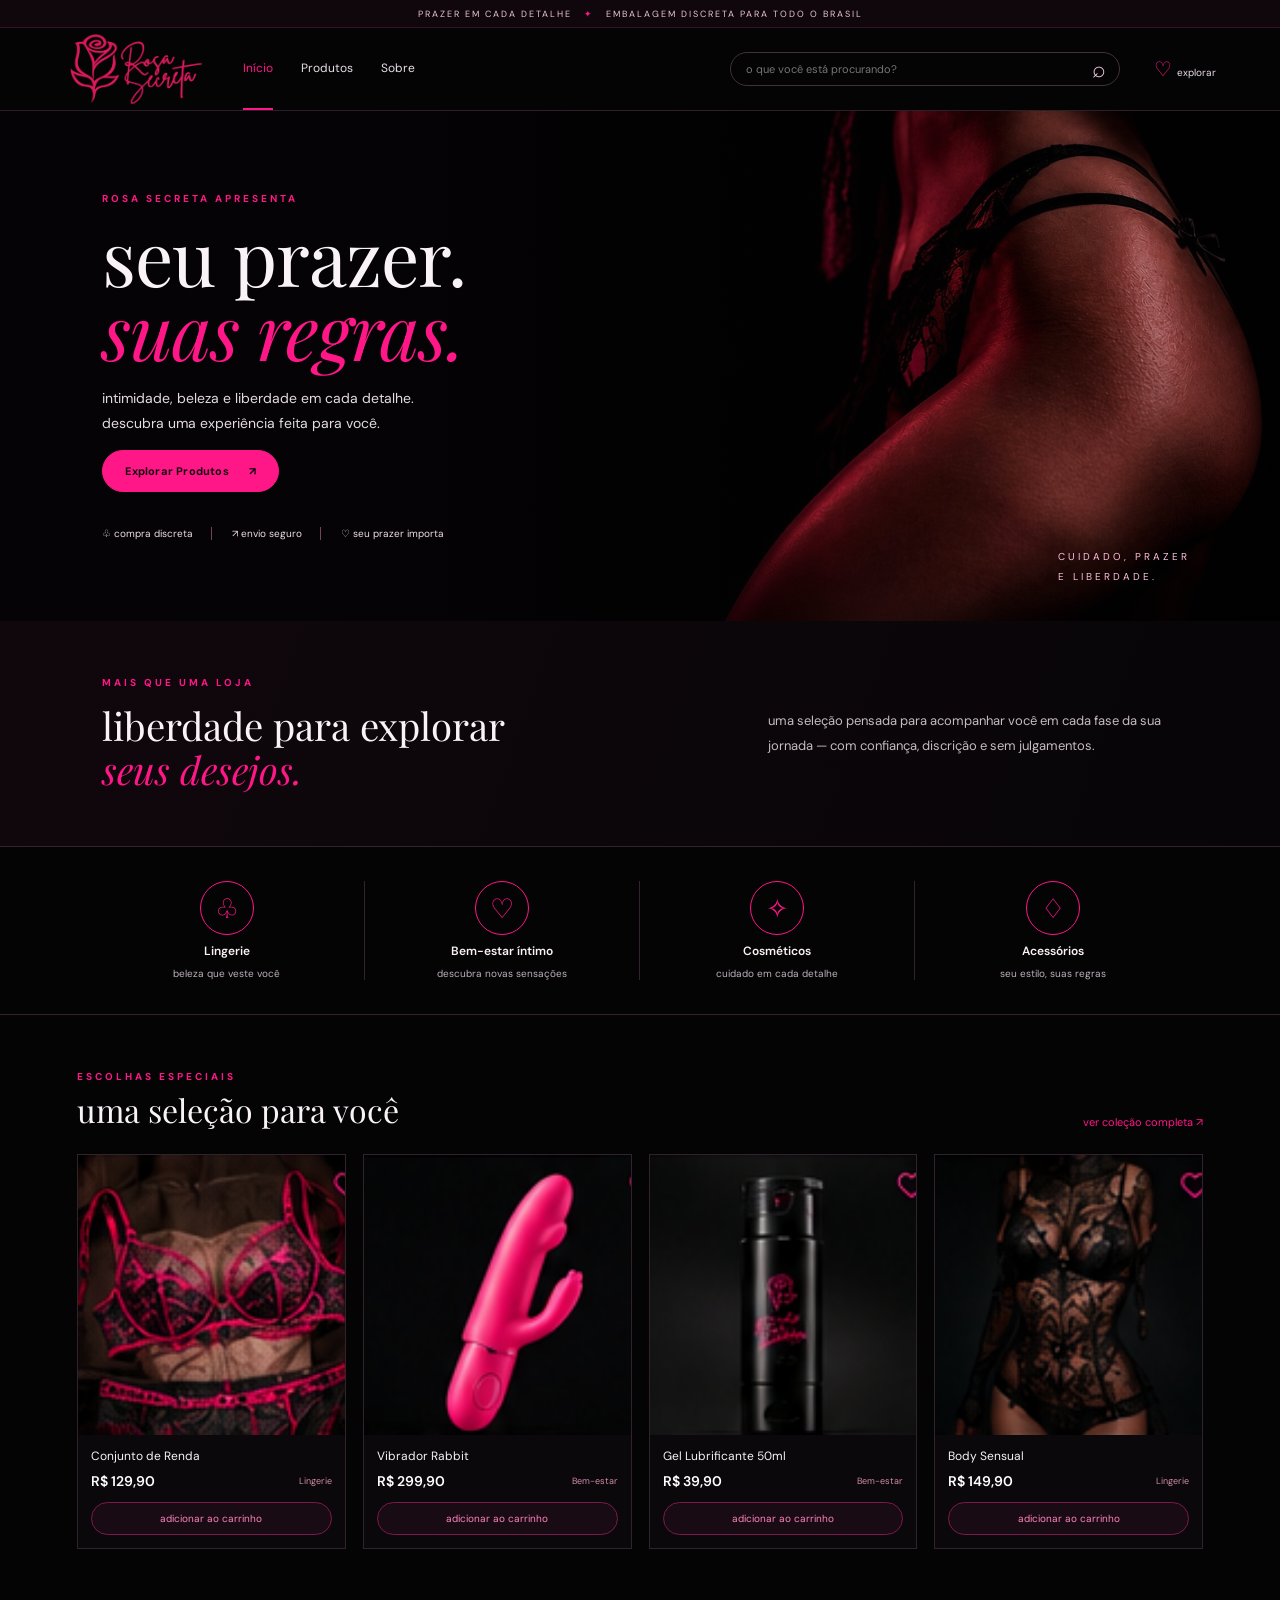
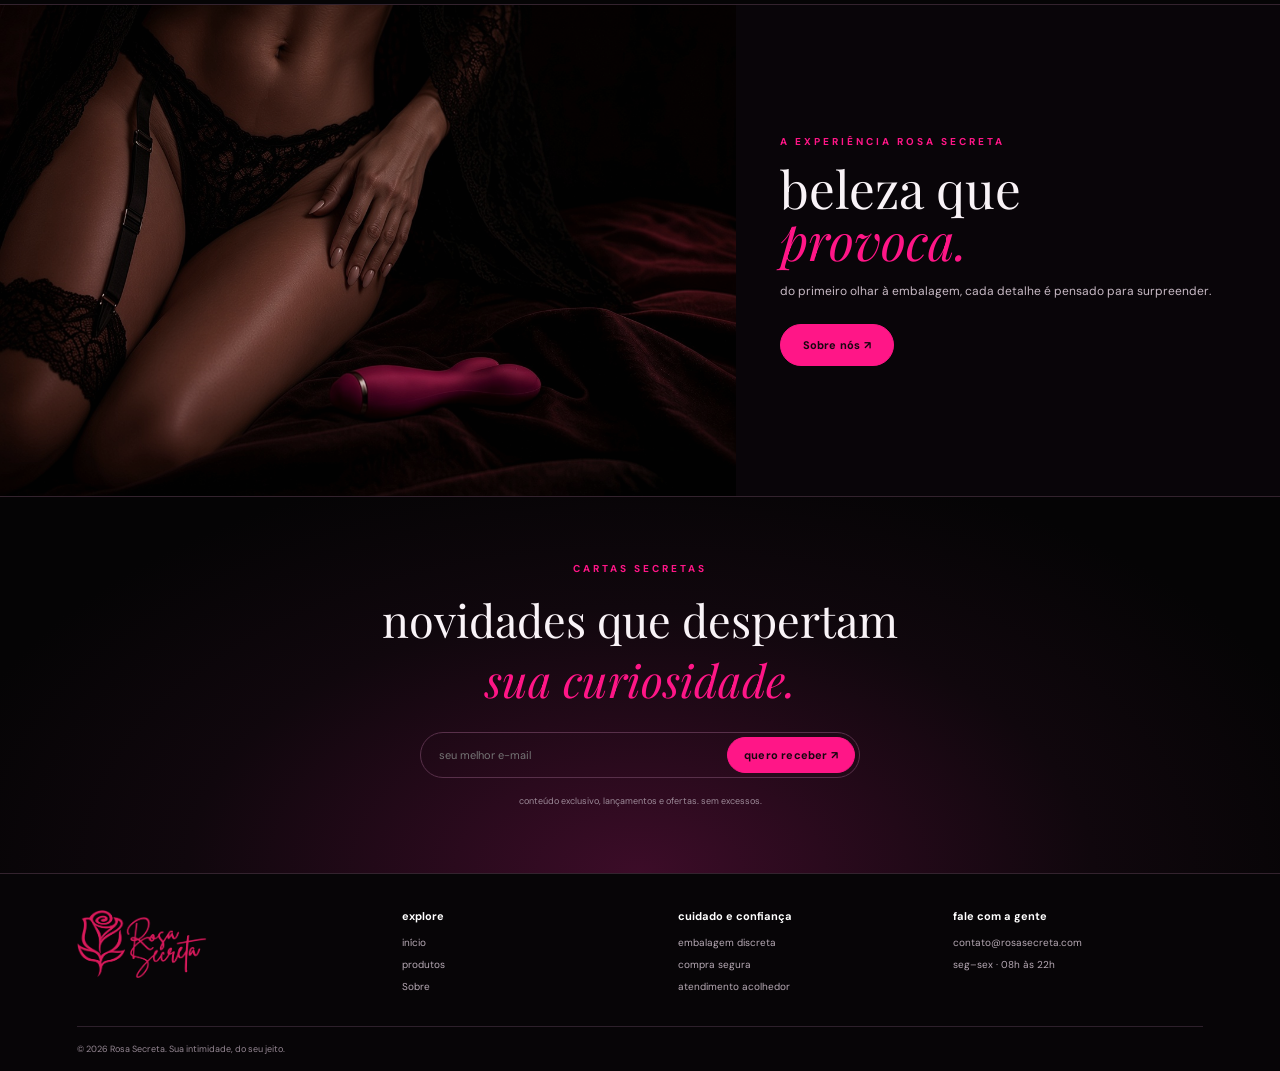
<file: index.html>
<!doctype html>
<html lang="pt-BR">
<head>
<meta charset="utf-8"><meta name="viewport" content="width=device-width,initial-scale=1">
<meta name="theme-color" content="#050305"><meta name="description" content="Rosa Secreta: lingerie, bem-estar íntimo e acessórios com elegância, privacidade e liberdade.">
<title>Rosa Secreta — desejo em cada detalhe</title><link rel="stylesheet" href="styles.css">
</head>
<body>
<div class="topline">prazer em cada detalhe <span>✦</span> embalagem discreta para todo o brasil</div>
<header class="header">
<a class="logo" href="index.html"><img src="assets/logo.png" alt="Rosa Secreta"></a>
<button class="menu-toggle" aria-label="Abrir menu">☰</button>
<nav class="nav"><a class="current" href="index.html">Início</a><a href="produtos.html">Produtos</a><a href="sobre.html">Sobre</a></nav>
<form class="search" action="produtos.html"><input name="q" placeholder="o que você está procurando?" aria-label="Buscar produtos"><button aria-label="Buscar">⌕</button></form>
<a class="header-cart" href="produtos.html#catalogo">♡ <span>explorar</span></a>
</header>
<main>
<section class="hero">
<div class="hero-content"><p class="eyebrow">rosa secreta apresenta</p><h1>seu prazer.<br><em>suas regras.</em></h1><p>intimidade, beleza e liberdade em cada detalhe.<br>descubra uma experiência feita para você.</p><a class="button" href="produtos.html">Explorar Produtos <span>↗</span></a><div class="hero-perks"><span>♧ compra discreta</span><span>↗ envio seguro</span><span>♡ seu prazer importa</span></div></div>
<div class="hero-note">CUIDADO, PRAZER<br>E LIBERDADE.</div>
</section>
<section class="manifesto"><div><p class="eyebrow">mais que uma loja</p><h2>liberdade para explorar<br><em>seus desejos.</em></h2></div><p>uma seleção pensada para acompanhar você em cada fase da sua jornada — com confiança, discrição e sem julgamentos.</p></section>
<section class="categories"><a href="produtos.html#catalogo"><span>♧</span><b>Lingerie</b><small>beleza que veste você</small></a><a href="produtos.html#catalogo"><span>♡</span><b>Bem-estar íntimo</b><small>descubra novas sensações</small></a><a href="produtos.html#catalogo"><span>✧</span><b>Cosméticos</b><small>cuidado em cada detalhe</small></a><a href="produtos.html#catalogo"><span>♢</span><b>Acessórios</b><small>seu estilo, suas regras</small></a></section>
<section class="featured"><div class="section-title"><div><p class="eyebrow">escolhas especiais</p><h2>uma seleção para você</h2></div><a class="text-link" href="produtos.html">ver coleção completa ↗</a></div><div class="product-grid" id="home-products"></div></section>
<section class="campaign"><img src="assets/campanha-produtos.png" alt="Campanha visual Rosa Secreta"><div class="campaign-copy"><p class="eyebrow">a experiência rosa secreta</p><h2>beleza que<br><em>provoca.</em></h2><p>do primeiro olhar à embalagem, cada detalhe é pensado para surpreender.</p><a class="button" href="sobre.html">Sobre nós ↗</a></div></section>
<section class="newsletter"><p class="eyebrow">cartas secretas</p><h2>novidades que despertam<br><em>sua curiosidade.</em></h2><form class="subscribe"><input type="email" placeholder="seu melhor e-mail" required><button class="button">quero receber ↗</button></form><small>conteúdo exclusivo, lançamentos e ofertas. sem excessos.</small></section>
</main>
<footer><a class="footer-logo" href="index.html"><img src="assets/logo.png" alt="Rosa Secreta"></a><div><b>explore</b><a href="index.html">início</a><a href="produtos.html">produtos</a><a href="sobre.html">Sobre</a></div><div><b>cuidado e confiança</b><span>embalagem discreta</span><span>compra segura</span><span>atendimento acolhedor</span></div><div><b>fale com a gente</b><a href="mailto:contato@rosasecreta.com">contato@rosasecreta.com</a><span>seg–sex · 08h às 22h</span></div><div class="copyright">© 2026 Rosa Secreta. Sua intimidade, do seu jeito.</div></footer>
<script src="script.js"></script>
</body></html>
</file>
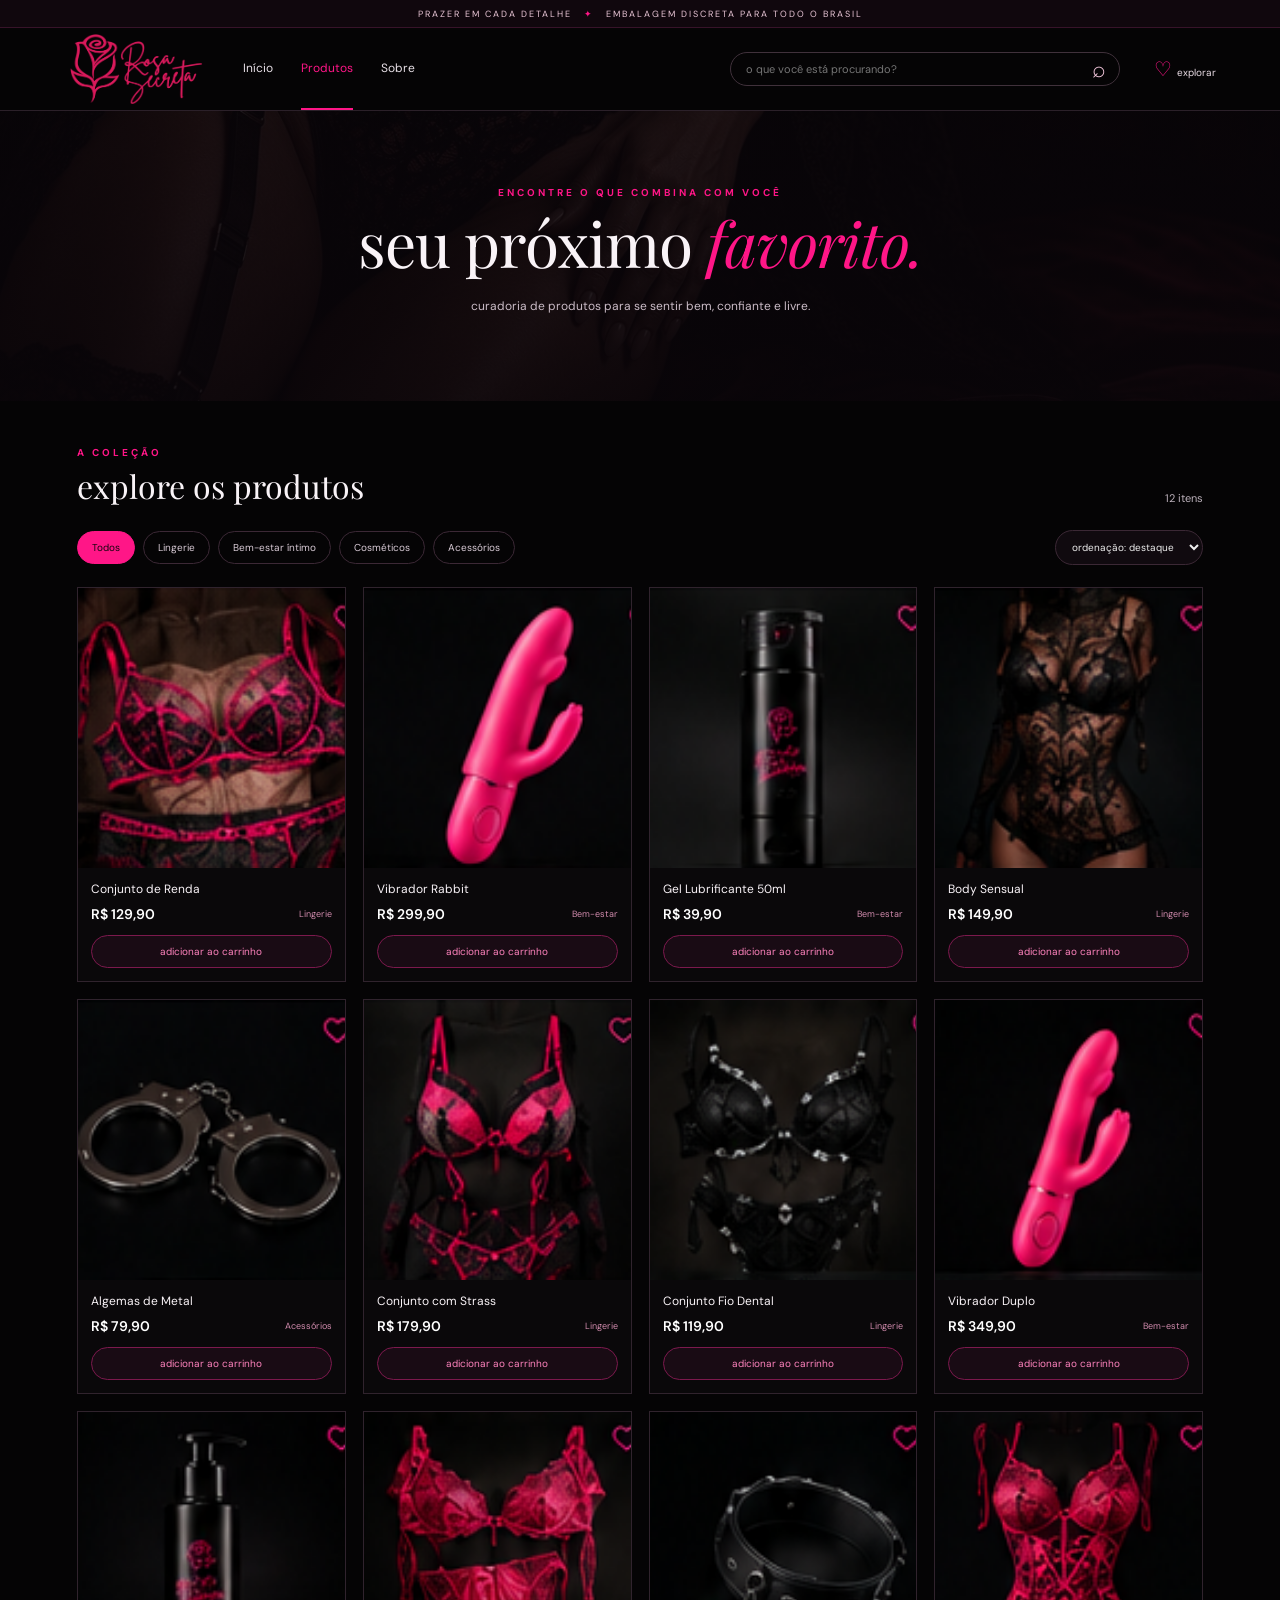
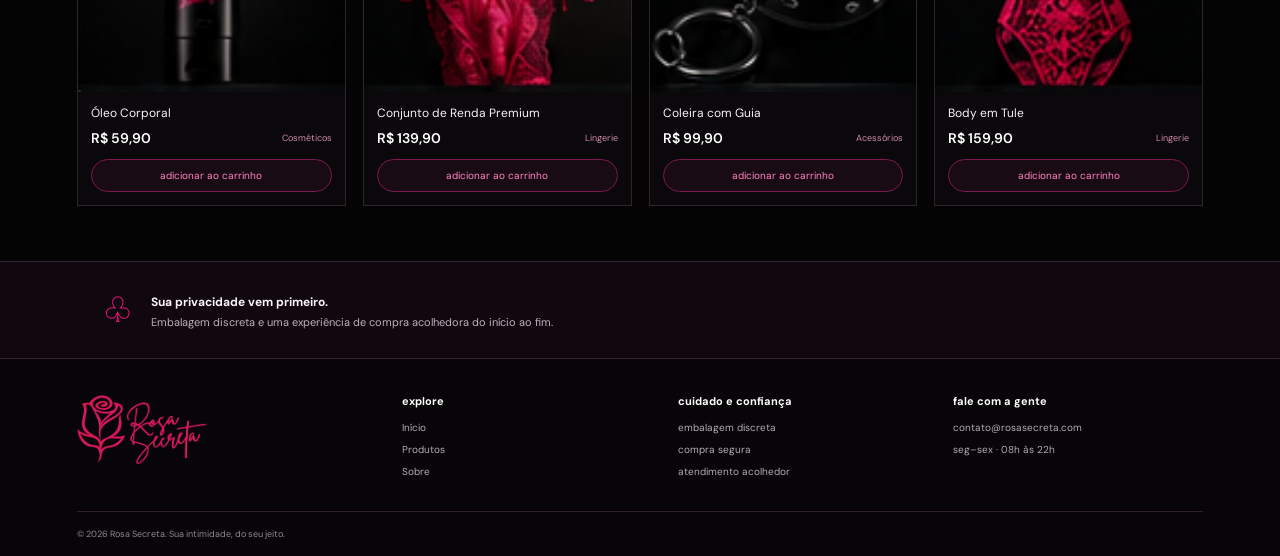
<file: produtos.html>
<!doctype html>
<html lang="pt-BR"><head><meta charset="utf-8"><meta name="viewport" content="width=device-width,initial-scale=1"><meta name="theme-color" content="#050305"><title>Produtos — Rosa Secreta</title><link rel="stylesheet" href="styles.css"></head>
<body><div class="topline">prazer em cada detalhe <span>✦</span> embalagem discreta para todo o brasil</div>
<header class="header"><a class="logo" href="index.html"><img src="assets/logo.png" alt="Rosa Secreta"></a><button class="menu-toggle" aria-label="Abrir menu">☰</button><nav class="nav"><a href="index.html">Início</a><a class="current" href="produtos.html">Produtos</a><a href="sobre.html">Sobre</a></nav><form class="search" action="produtos.html"><input name="q" placeholder="o que você está procurando?" aria-label="Buscar produtos"><button aria-label="Buscar">⌕</button></form><a class="header-cart" href="#catalogo">♡ <span>explorar</span></a></header>
<main><section class="page-banner products-banner"><p class="eyebrow">encontre o que combina com você</p><h1>seu próximo <em>favorito.</em></h1><p>curadoria de produtos para se sentir bem, confiante e livre.</p></section>
<section class="catalog" id="catalogo"><div class="section-title"><div><p class="eyebrow">a coleção</p><h2>explore os produtos</h2></div><span class="result-count" id="result-count">12 itens</span></div><div class="catalog-controls"><div class="filter-pills"><button class="filter active" data-filter="Todos">Todos</button><button class="filter" data-filter="Lingerie">Lingerie</button><button class="filter" data-filter="Bem-estar">Bem-estar íntimo</button><button class="filter" data-filter="Cosméticos">Cosméticos</button><button class="filter" data-filter="Acessórios">Acessórios</button></div><select id="sort" aria-label="Ordenar produtos"><option value="featured">ordenação: destaque</option><option value="low">Menor preço</option><option value="high">Maior preço</option><option value="name">nome</option></select></div><div class="product-grid catalog-grid" id="catalog-products"></div></section>
<section class="privacy-strip"><span>♧</span><div><b>Sua privacidade vem primeiro.</b><p>Embalagem discreta e uma experiência de compra acolhedora do início ao fim.</p></div></section></main>
<footer><a class="footer-logo" href="index.html"><img src="assets/logo.png" alt="Rosa Secreta"></a><div><b>explore</b><a href="index.html">Início</a><a href="produtos.html">Produtos</a><a href="sobre.html">Sobre</a></div><div><b>cuidado e confiança</b><span>embalagem discreta</span><span>compra segura</span><span>atendimento acolhedor</span></div><div><b>fale com a gente</b><a href="mailto:contato@rosasecreta.com">contato@rosasecreta.com</a><span>seg–sex · 08h às 22h</span></div><div class="copyright">© 2026 Rosa Secreta. Sua intimidade, do seu jeito.</div></footer><script src="script.js"></script></body></html>
</file>
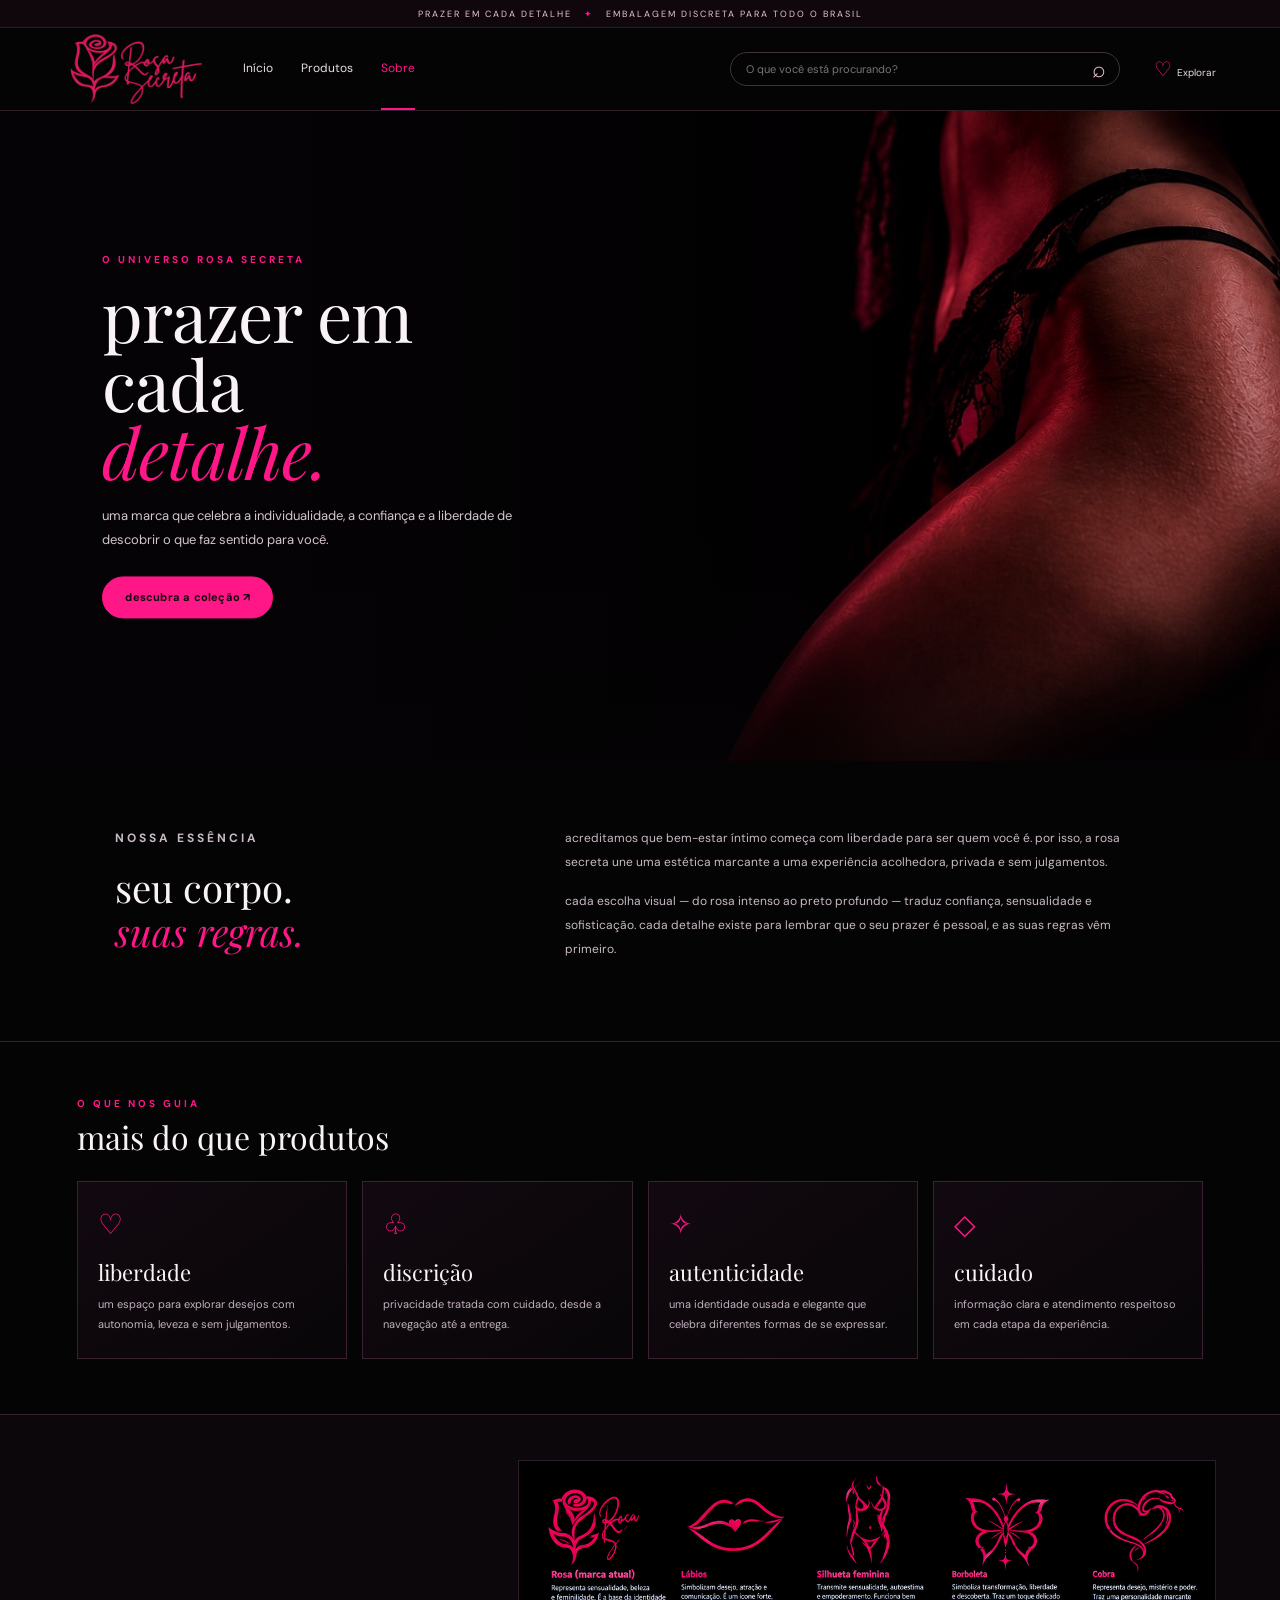
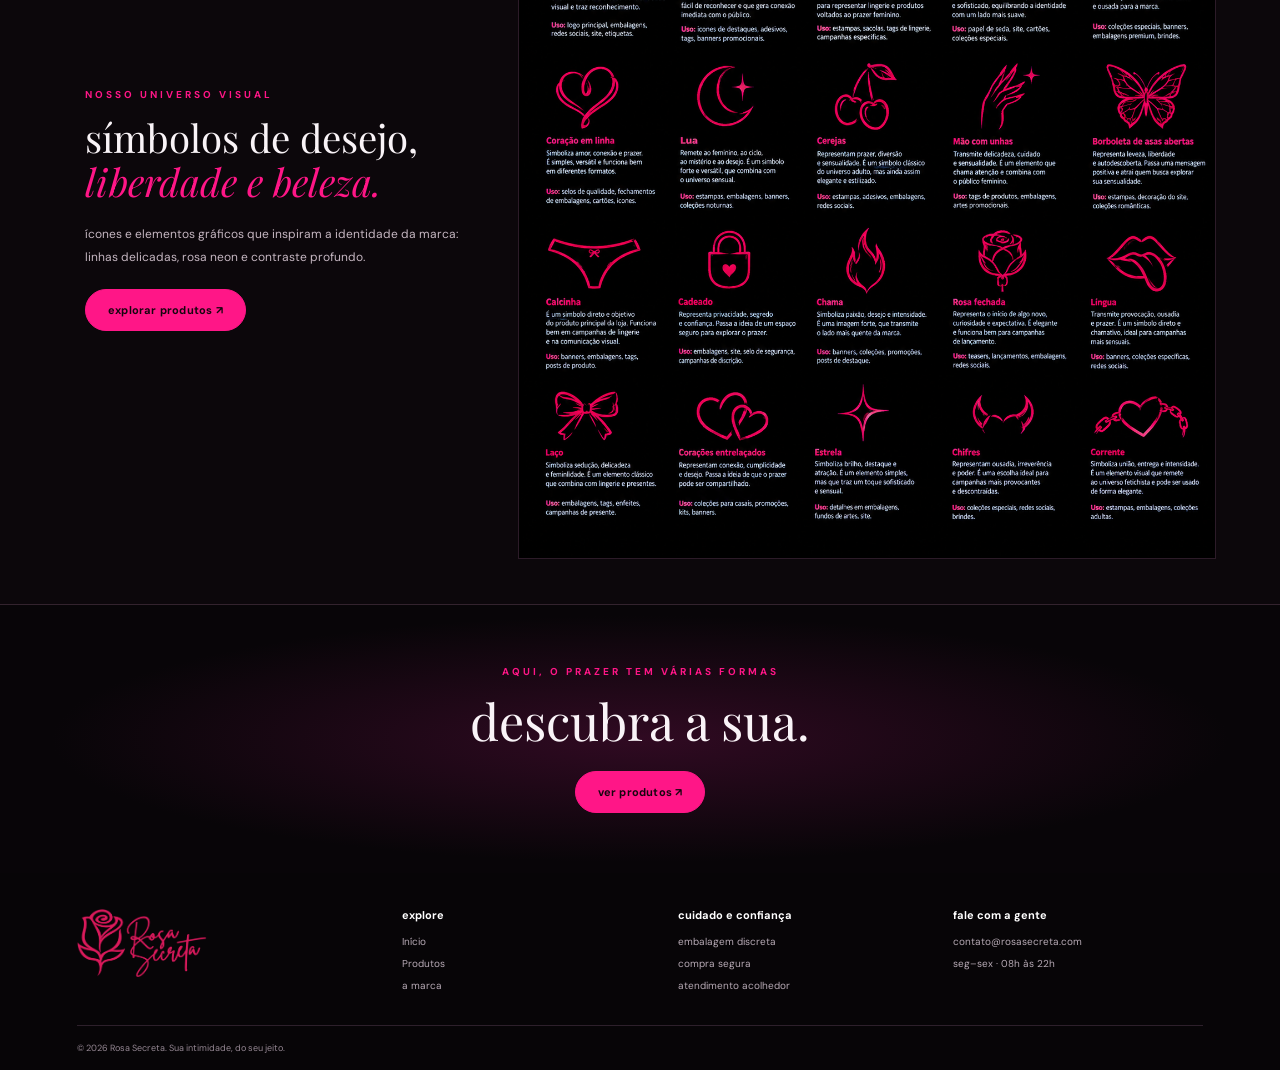
<file: sobre.html>
<!doctype html>
<html lang="pt-BR"><head><meta charset="utf-8"><meta name="viewport" content="width=device-width,initial-scale=1"><meta name="theme-color" content="#050305"><title>A marca — Rosa Secreta</title><link rel="stylesheet" href="styles.css"></head>
<body><div class="topline">prazer em cada detalhe <span>✦</span> embalagem discreta para todo o brasil</div>
<header class="header"><a class="logo" href="index.html"><img src="assets/logo.png" alt="Rosa Secreta"></a><button class="menu-toggle" aria-label="Abrir menu">☰</button><nav class="nav"><a href="index.html">Início</a><a href="produtos.html">Produtos</a><a class="current" href="sobre.html">Sobre</a></nav><form class="search" action="produtos.html"><input name="q" placeholder="O que você está procurando?" aria-label="Buscar produtos"><button aria-label="Buscar">⌕</button></form><a class="header-cart" href="produtos.html#catalogo">♡ <span>Explorar</span></a></header>
<main><section class="about-hero"><img src="assets/campanha-editorial.png" alt="Campanha editorial Rosa Secreta"><div class="about-overlay"><p class="eyebrow">o universo rosa secreta</p><h1>prazer em cada<br><em>detalhe.</em></h1><p>uma marca que celebra a individualidade, a confiança e a liberdade de descobrir o que faz sentido para você.</p><a class="button" href="produtos.html">descubra a coleção ↗</a></div></section>
<section class="brand-story"><div><p class="eyebrow">nossa essência</p><h2>seu corpo.<br><em>suas regras.</em></h2></div><div><p>acreditamos que bem-estar íntimo começa com liberdade para ser quem você é. por isso, a rosa secreta une uma estética marcante a uma experiência acolhedora, privada e sem julgamentos.</p><p>cada escolha visual — do rosa intenso ao preto profundo — traduz confiança, sensualidade e sofisticação. cada detalhe existe para lembrar que o seu prazer é pessoal, e as suas regras vêm primeiro.</p></div></section>
<section class="values"><div class="section-title"><div><p class="eyebrow">o que nos guia</p><h2>mais do que produtos</h2></div></div><div class="value-grid"><article><span>♡</span><h3>liberdade</h3><p>um espaço para explorar desejos com autonomia, leveza e sem julgamentos.</p></article><article><span>♧</span><h3>discrição</h3><p>privacidade tratada com cuidado, desde a navegação até a entrega.</p></article><article><span>✧</span><h3>autenticidade</h3><p>uma identidade ousada e elegante que celebra diferentes formas de se expressar.</p></article><article><span>◇</span><h3>cuidado</h3><p>informação clara e atendimento respeitoso em cada etapa da experiência.</p></article></div></section>
<section class="icon-board"><div class="icon-board-copy"><p class="eyebrow">nosso universo visual</p><h2>símbolos de desejo,<br><em>liberdade e beleza.</em></h2><p>ícones e elementos gráficos que inspiram a identidade da marca: linhas delicadas, rosa neon e contraste profundo.</p><a class="button" href="produtos.html">explorar produtos ↗</a></div><img src="assets/icones-marca.png" alt="Painel de ícones da identidade visual Rosa Secreta"></section>
<section class="closing-cta"><p class="eyebrow">aqui, o prazer tem várias formas</p><h2>descubra a sua.</h2><a class="button" href="produtos.html">ver produtos ↗</a></section></main>
<footer><a class="footer-logo" href="index.html"><img src="assets/logo.png" alt="Rosa Secreta"></a><div><b>explore</b><a href="index.html">Início</a><a href="produtos.html">Produtos</a><a href="sobre.html">a marca</a></div><div><b>cuidado e confiança</b><span>embalagem discreta</span><span>compra segura</span><span>atendimento acolhedor</span></div><div><b>fale com a gente</b><a href="mailto:contato@rosasecreta.com">contato@rosasecreta.com</a><span>seg–sex · 08h às 22h</span></div><div class="copyright">© 2026 Rosa Secreta. Sua intimidade, do seu jeito.</div></footer><script src="script.js"></script></body></html>
</file>
<file: styles.css>
@import url('https://fonts.googleapis.com/css2?family=DM+Sans:wght@400;500;600;700&family=Playfair+Display:wght@400;500;600;700&display=swap');
:root{--bg:#050405;--panel:#0c090c;--pink:#ff1687;--pink2:#ff4ca2;--white:#f9f3f7;--muted:#bcb1bb;--line:#33232e}*{box-sizing:border-box}html{scroll-behavior:smooth}body{margin:0;background:var(--bg);color:var(--white);font-family:'DM Sans',Arial,sans-serif;font-size:14px}a{color:inherit;text-decoration:none}button,input,select{font:inherit}button{cursor:pointer}.topline{height:28px;background:#10070d;border-bottom:1px solid #371329;display:flex;align-items:center;justify-content:center;gap:12px;text-transform:uppercase;letter-spacing:2px;font-size:9px;color:#e8c5d5}.topline span,.eyebrow{color:var(--pink)}.header{height:83px;padding:0 5%;display:flex;align-items:center;gap:34px;border-bottom:1px solid #2b2029;background:#050405;position:sticky;top:0;z-index:30}.logo{width:145px;height:70px;display:flex;align-items:center;overflow:hidden;flex-shrink:0}.logo img{width:100%;height:100%;object-fit:contain}.nav{display:flex;align-items:center;gap:28px;height:100%;white-space:nowrap}.nav a{font-size:12px;color:#e8e0e7;height:100%;display:flex;align-items:center;border-bottom:2px solid transparent}.nav a:hover,.nav .current{color:var(--pink);border-color:var(--pink)}.search{height:34px;display:flex;flex:1;max-width:390px;border:1px solid #40313b;border-radius:30px;margin-left:auto}.search input{min-width:0;width:100%;border:0;background:transparent;color:white;outline:0;padding:0 15px;font-size:11px}.search button{border:0;background:none;color:#f3c7dc;font-size:23px;padding:0 13px}.header-cart{white-space:nowrap;color:var(--pink);font-size:20px}.header-cart span{font-size:10px;color:#e9dce5}.menu-toggle{display:none;color:var(--pink);background:none;border:0;font-size:24px}
.hero{position:relative;min-height:510px;background:#0a0509 url('assets/campanha-editorial.png') center 40%/cover no-repeat;display:flex;align-items:center;padding:50px 8%;overflow:hidden}.hero:before{content:"";position:absolute;inset:0;background:linear-gradient(90deg,#050305 0%,#050305e8 32%,#05030560 62%,#05030530)}.hero-content{position:relative;max-width:510px}.eyebrow{text-transform:uppercase;letter-spacing:3px;font-size:10px;font-weight:700;margin:0 0 14px}.hero h1,.page-banner h1,.about-overlay h1{font-family:'Playfair Display',serif;font-size:clamp(46px,6vw,76px);line-height:.98;font-weight:400;margin:0 0 18px;letter-spacing:-1px}.hero h1 em,.manifesto em,.campaign-copy em,.newsletter h2 em,.page-banner h1 em,.about-overlay h1 em,.brand-story em,.icon-board em{font-style:italic;color:var(--pink)}.hero-content>p:not(.eyebrow){font-size:14px;line-height:1.8;color:#e5dbe3}.button{display:inline-flex;align-items:center;justify-content:center;gap:20px;background:var(--pink);color:#16060f;border:1px solid var(--pink);border-radius:30px;padding:13px 22px;font-size:11px;font-weight:700;letter-spacing:.2px;transition:.2s}.button:hover{background:#ff54aa;transform:translateY(-2px)}.hero-perks{display:flex;gap:20px;margin-top:35px;flex-wrap:wrap}.hero-perks span{font-size:10px;color:#f0dce8;border-right:1px solid #75415e;padding-right:18px}.hero-perks span:last-child{border:0}.hero-note{position:absolute;right:7%;bottom:34px;font-size:10px;line-height:2;letter-spacing:3px;color:#ffc0df}
.manifesto{display:flex;justify-content:space-between;align-items:center;gap:30px;padding:55px 8%;border-bottom:1px solid var(--line);background:linear-gradient(110deg,#10070d,#070507)}.manifesto h2,.section-title h2,.brand-story h2,.icon-board h2,.closing-cta h2{font-family:'Playfair Display',serif;font-weight:400;font-size:clamp(28px,3vw,42px);line-height:1.15;margin:0}.manifesto>p{max-width:410px;color:#c7bac4;font-size:13px;line-height:1.9}.categories{display:grid;grid-template-columns:repeat(4,1fr);padding:34px 7%;border-bottom:1px solid var(--line)}.categories a{display:flex;flex-direction:column;align-items:center;text-align:center;border-right:1px solid var(--line);gap:8px}.categories a:last-child{border:0}.categories span{width:54px;height:54px;border:1px solid var(--pink);border-radius:50%;display:grid;place-items:center;color:var(--pink);font-size:27px}.categories b{font-size:12px;font-weight:600}.categories small{font-size:10px;color:var(--muted)}.featured,.catalog,.values{padding:55px 6%}.section-title{display:flex;align-items:end;justify-content:space-between;gap:15px;margin-bottom:25px}.section-title .eyebrow{margin-bottom:9px}.section-title h2{font-size:32px}.text-link{color:var(--pink);font-size:11px;white-space:nowrap}.product-grid{display:grid;grid-template-columns:repeat(4,minmax(0,1fr));gap:17px}.product-card{min-width:0;background:#0a080a;border:1px solid #30232d;transition:.25s}.product-card:hover{border-color:var(--pink);transform:translateY(-3px)}.product-image{aspect-ratio:1/1.05;position:relative;background:#100b10;overflow:hidden}.product-image img{width:100%;height:100%;display:block;object-fit:cover;transition:transform .4s}.product-card:hover .product-image img{transform:scale(1.035)}.product-info{padding:13px}.product-name{font-size:12px;margin-bottom:8px;white-space:nowrap;overflow:hidden;text-overflow:ellipsis}.product-meta{display:flex;justify-content:space-between;align-items:center;gap:8px}.price{font-size:14px;font-weight:600;color:#fff}.category-tag{color:#d18bad;font-size:9px}.add-cart{width:100%;margin-top:12px;border:1px solid #7c194d;color:#ff83bd;background:#190b14;padding:9px;border-radius:22px;font-size:10px}.add-cart:hover{background:var(--pink);color:#14050d}.campaign{position:relative;min-height:330px;display:grid;grid-template-columns:1.15fr .85fr;background:#090509;overflow:hidden;border-block:1px solid var(--line)}.campaign>img{width:100%;height:100%;min-height:330px;object-fit:cover;object-position:left center;opacity:.8}.campaign-copy{align-self:center;padding:35px 12% 35px 8%;position:relative}.campaign-copy h2{font-family:'Playfair Display',serif;font-size:clamp(38px,4vw,56px);line-height:1.02;font-weight:400;margin:0 0 14px}.campaign-copy>p:not(.eyebrow){color:#c8bac5;font-size:12px;line-height:1.8;margin-bottom:22px}.newsletter{text-align:center;padding:65px 20px;background:radial-gradient(ellipse at 50% 100%,#3c0c28 0%,#10070d 50%,#050405 80%);border-bottom:1px solid var(--line)}.newsletter h2{font-family:'Playfair Display',serif;font-size:clamp(30px,4vw,45px);font-weight:400;margin:0 0 23px}.subscribe{display:flex;max-width:440px;margin:0 auto 12px;border:1px solid #58304a;border-radius:30px;padding:4px}.subscribe input{background:transparent;border:0;outline:0;color:white;min-width:0;flex:1;padding:0 14px;font-size:11px}.subscribe .button{padding:10px 16px}.newsletter small{font-size:9px;color:#9d8b99}
footer{padding:35px 6% 0;display:grid;grid-template-columns:1.2fr repeat(3,1fr);gap:25px;background:#070507}footer .footer-logo{width:130px;height:70px;overflow:hidden;display:block}footer .footer-logo img{width:100%;height:100%;object-fit:contain}footer>div{display:flex;flex-direction:column;gap:9px}footer b{font-size:11px;color:#fff;margin-bottom:4px}footer a:not(.footer-logo),footer span{font-size:10px;color:#b7aab5}.copyright{grid-column:1/-1;border-top:1px solid #2d202b;padding:16px 0;color:#958793;font-size:9px;margin-top:8px}
.page-banner{min-height:290px;display:flex;flex-direction:column;justify-content:center;align-items:center;text-align:center;padding:35px 20px;background:linear-gradient(#090509d9,#090509ed),url('assets/campanha-produtos.png') center 43%/cover}.page-banner h1{font-size:clamp(40px,5vw,62px);margin-bottom:12px}.page-banner>p:last-child{font-size:12px;color:#cbbcc7}.catalog{padding-top:45px}.result-count{color:var(--muted);font-size:11px}.catalog-controls{display:flex;justify-content:space-between;gap:15px;align-items:center;margin-bottom:22px}.filter-pills{display:flex;flex-wrap:wrap;gap:8px}.filter{border:1px solid #3b2835;background:transparent;color:#d9cbd6;border-radius:22px;padding:9px 14px;font-size:10px}.filter.active,.filter:hover{background:var(--pink);border-color:var(--pink);color:#17050f}.catalog-controls select{background:#100a0f;color:#eee;border:1px solid #3b2835;border-radius:20px;padding:9px 12px;font-size:10px;max-width:190px}.catalog-grid{grid-template-columns:repeat(4,minmax(0,1fr))}.privacy-strip{display:flex;align-items:center;gap:18px;padding:25px 8%;background:#10080e;border-block:1px solid var(--line)}.privacy-strip>span{font-size:35px;color:var(--pink)}.privacy-strip b{font-size:12px}.privacy-strip p{margin:5px 0 0;color:var(--muted);font-size:11px}
.about-hero{height:min(650px,68vw);min-height:420px;position:relative;overflow:hidden;background:#090509}.about-hero>img{width:100%;height:100%;object-fit:cover;object-position:center 35%;opacity:.82}.about-hero:after{content:"";position:absolute;inset:0;background:linear-gradient(90deg,#050305 0%,#050305db 28%,transparent 75%),linear-gradient(0deg,#05030580,transparent 35%)}.about-overlay{position:absolute;z-index:1;top:50%;left:8%;transform:translateY(-50%);max-width:440px}.about-overlay h1{font-size:clamp(43px,5.6vw,70px)}.about-overlay>p:not(.eyebrow){color:#d4c5d0;line-height:1.9;font-size:13px;margin:0 0 23px}.brand-story{display:grid;grid-template-columns:.8fr 1.2fr;gap:50px;padding:65px 9%;border-bottom:1px solid var(--line)}.brand-story>div:last-child{max-width:600px}.brand-story p{font-size:12px;line-height:2;color:#c8bac5;margin:0 0 15px}.value-grid{display:grid;grid-template-columns:repeat(4,1fr);gap:15px}.value-grid article{border:1px solid #3a2331;background:linear-gradient(145deg,#120910,#080608);padding:24px 20px}.value-grid article>span{font-size:28px;color:var(--pink)}.value-grid h3{font-family:'Playfair Display',serif;font-size:22px;font-weight:400;margin:14px 0 8px}.value-grid p{font-size:11px;line-height:1.8;color:#c1b2bf;margin:0}.icon-board{display:grid;grid-template-columns:.75fr 1.25fr;align-items:center;gap:35px;padding:45px 5%;background:#0c070b;border-block:1px solid var(--line)}.icon-board-copy{padding-left:5%}.icon-board-copy>p:not(.eyebrow){font-size:12px;line-height:1.9;color:#c5b6c1;margin:20px 0}.icon-board img{width:100%;display:block;border:1px solid #2c1b28}.closing-cta{text-align:center;padding:60px 20px;background:radial-gradient(ellipse at center,#300a22,#080508 65%)}.closing-cta h2{font-size:clamp(34px,4vw,50px);margin-bottom:22px}
@media(max-width:1000px){.header{gap:20px;padding:0 3%}.logo{width:120px}.nav{gap:18px}.hero{min-height:450px}.product-grid,.catalog-grid{grid-template-columns:repeat(3,minmax(0,1fr))}.campaign-copy{padding-inline:7%}.value-grid{grid-template-columns:repeat(2,1fr)}}
@media(max-width:700px){.topline{font-size:7px;letter-spacing:1px}.header{height:70px;gap:10px}.menu-toggle{display:block}.logo{width:95px;height:58px}.nav{display:none;position:absolute;top:70px;left:0;right:0;height:auto;background:#0a070a;padding:10px 20px;flex-direction:column;align-items:stretch;gap:0;border-bottom:1px solid var(--line)}.nav.open{display:flex}.nav a{padding:13px 0;height:auto;border-bottom:1px solid #261b24}.search{max-width:none;height:31px}.header-cart span{display:none}.hero{min-height:460px;padding:35px 6%;background-position:57% center}.hero:before{background:linear-gradient(90deg,#050305f5,#050305d9 52%,#05030565)}.hero-note{right:5%;font-size:8px}.hero-perks{gap:10px}.hero-perks span{font-size:9px;padding-right:9px}.manifesto{padding:38px 6%;display:block}.manifesto>p{margin-bottom:0}.categories{padding:25px 4%;grid-template-columns:repeat(2,1fr);gap:20px 0}.categories a:nth-child(2){border:0}.categories a:nth-child(4){border:0}.featured,.catalog,.values{padding:38px 4%}.section-title h2{font-size:27px}.product-grid,.catalog-grid{grid-template-columns:repeat(2,minmax(0,1fr));gap:10px}.product-info{padding:10px}.product-name{font-size:10px}.campaign{grid-template-columns:1fr}.campaign>img{position:absolute;inset:0;min-height:100%;opacity:.35}.campaign-copy{padding:45px 7%}.newsletter{padding:48px 15px}.subscribe{max-width:100%}footer{grid-template-columns:repeat(2,1fr);padding:28px 5% 0;gap:22px}footer .footer-logo{grid-column:1/-1}.copyright{grid-column:1/-1}.catalog-controls{align-items:flex-start;flex-direction:column}.catalog-controls select{max-width:100%;width:100%}.about-hero{height:540px}.about-hero>img{object-position:60% center}.about-hero:after{background:linear-gradient(90deg,#050305f0,#0503059c 60%,#05030540)}.about-overlay{left:6%;right:6%}.brand-story{grid-template-columns:1fr;gap:20px;padding:42px 6%}.value-grid{grid-template-columns:1fr 1fr;gap:8px}.value-grid article{padding:18px 14px}.icon-board{grid-template-columns:1fr;padding:35px 5%;gap:20px}.icon-board-copy{padding:0}.privacy-strip{padding:20px 6%}}
@media(max-width:390px){.header{gap:6px}.logo{width:75px}.search input{padding:0 8px;font-size:9px}.search button{padding:0 8px}.product-info{padding:8px}.price{font-size:12px}.value-grid{grid-template-columns:1fr}.hero h1{font-size:45px}}
</file>
